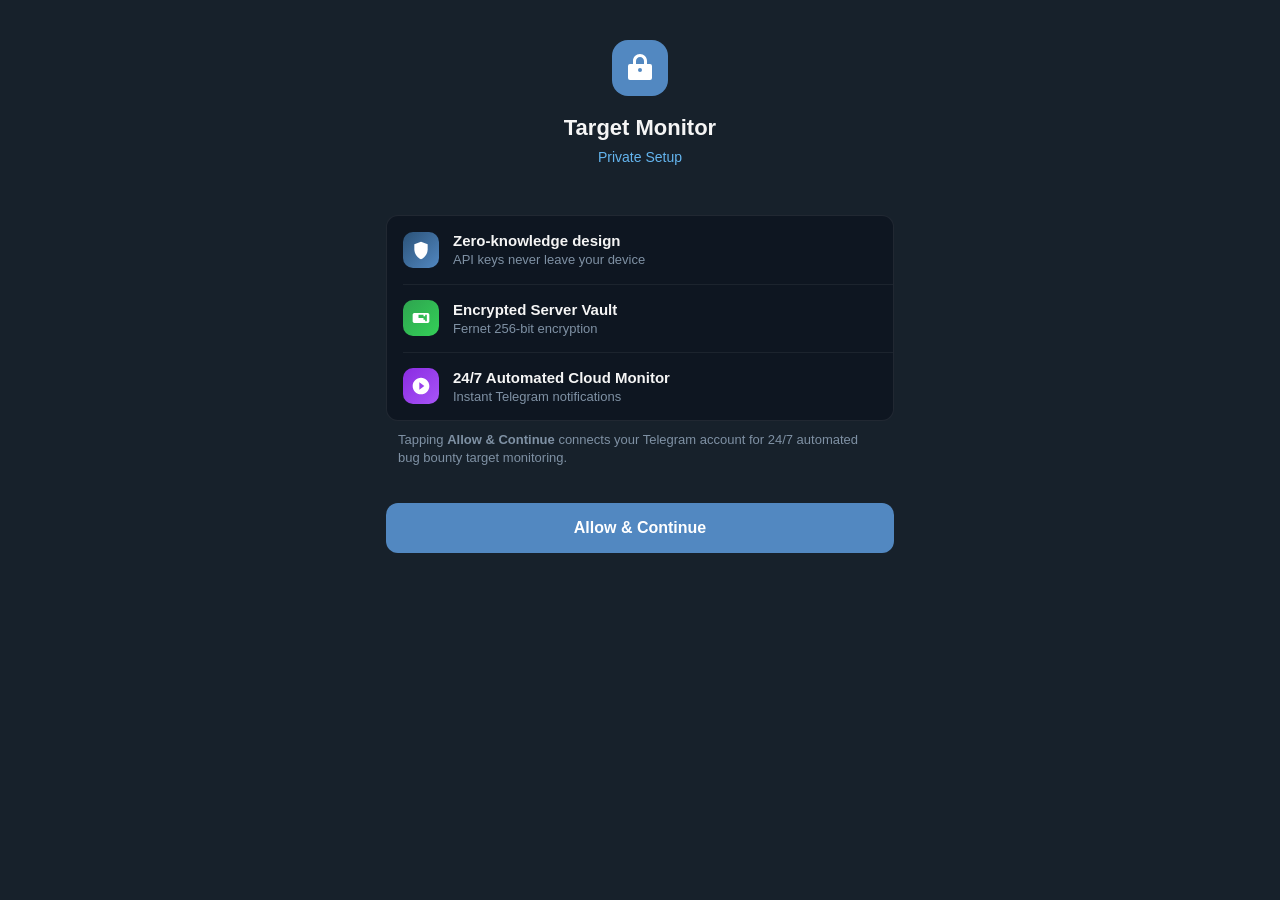
<file: miniapp/index.html>
<!doctype html>
<html lang="en">
  <head>
    <meta charset="utf-8" />
    <meta name="viewport" content="width=device-width, initial-scale=1, viewport-fit=cover" />
    <meta name="color-scheme" content="dark light" />
    <meta http-equiv="Content-Security-Policy" content="default-src 'self'; connect-src 'self'; script-src 'self' https://telegram.org; style-src 'self' 'unsafe-inline'; img-src 'self' data:; base-uri 'none'; form-action 'none'" />
    <title>Target Monitor</title>
    <link rel="stylesheet" href="./styles.css?v=4" />
    <script src="https://telegram.org/js/telegram-web-app.js"></script>
  </head>
  <body>

    <!-- ═══ APP SHELL ═══════════════════════════════════════════════════════ -->
    <div id="app">

      <!-- Top header -->
      <header id="app-header" class="app-header hidden">
        <button id="back-btn" class="back-btn hidden" aria-label="Back">
          <svg width="24" height="24" viewBox="0 0 24 24" fill="none">
            <path d="M15 19l-7-7 7-7" stroke="currentColor" stroke-width="2.2" stroke-linecap="round" stroke-linejoin="round"/>
          </svg>
        </button>
        <h1 id="header-title" class="header-title"></h1>
        <div class="header-right"></div>
      </header>

      <!-- View container -->
      <div id="view-root" class="view-root">

        <!-- ─── VIEW: CONSENT ─────────────────────────────────────────── -->
        <div id="view-consent" class="view active">
          <div class="consent-hero">
            <div class="hero-icon">
              <svg width="56" height="56" viewBox="0 0 56 56" fill="none">
                <rect width="56" height="56" rx="16" fill="var(--tg-btn,#2b5278)"/>
                <path d="M28 14c-3.866 0-7 3.134-7 7v3H18a2 2 0 00-2 2v12a2 2 0 002 2h20a2 2 0 002-2V26a2 2 0 00-2-2h-3v-3c0-3.866-3.134-7-7-7zm0 3c2.21 0 4 1.79 4 4v3H24v-3c0-2.21 1.79-4 4-4zm0 11a2 2 0 110 4 2 2 0 010-4z" fill="white"/>
              </svg>
            </div>
            <h2 class="consent-title">Target Monitor</h2>
            <p class="consent-subtitle">Private Setup</p>
          </div>

          <div class="section-group">
            <div class="section-card">
              <div class="feature-cell">
                <div class="feature-icon shield">
                  <svg width="20" height="20" viewBox="0 0 24 24" fill="currentColor">
                    <path d="M12 2L4 5v6c0 5.55 3.84 10.74 8 12 4.16-1.26 8-6.45 8-12V5l-8-3z"/>
                  </svg>
                </div>
                <div class="feature-text">
                  <span class="feature-label">Zero-knowledge design</span>
                  <span class="feature-desc">API keys never leave your device</span>
                </div>
              </div>
              <div class="cell-divider"></div>
              <div class="feature-cell">
                <div class="feature-icon storage">
                  <svg width="20" height="20" viewBox="0 0 24 24" fill="currentColor">
                    <path d="M20 6H4c-1.11 0-2 .89-2 2v8c0 1.11.89 2 2 2h16c1.11 0 2-.89 2-2V8c0-1.11-.89-2-2-2zm-5 8v-2h-6V8h6v2h2V8h2v8h-2v-2h-2z"/>
                  </svg>
                </div>
                <div class="feature-text">
                  <span class="feature-label">Encrypted Server Vault</span>
                  <span class="feature-desc">Fernet 256-bit encryption</span>
                </div>
              </div>
              <div class="cell-divider"></div>
              <div class="feature-cell">
                <div class="feature-icon agent">
                  <svg width="20" height="20" viewBox="0 0 24 24" fill="currentColor">
                    <path d="M12 2C6.48 2 2 6.48 2 12s4.48 10 10 10 10-4.48 10-10S17.52 2 12 2zm-2 14.5v-9l6 4.5-6 4.5z"/>
                  </svg>
                </div>
                <div class="feature-text">
                  <span class="feature-label">24/7 Automated Cloud Monitor</span>
                  <span class="feature-desc">Instant Telegram notifications</span>
                </div>
              </div>
            </div>
            <p class="section-footer">
              Tapping <strong>Allow &amp; Continue</strong> connects your Telegram account for 24/7 automated bug bounty target monitoring.
            </p>
          </div>

          <div id="consent-error" class="error-banner hidden"></div>

          <div class="bottom-action">
            <button id="allow-btn" class="main-btn">Allow &amp; Continue</button>
          </div>
        </div>

        <!-- ─── VIEW: HOME ─────────────────────────────────────────────── -->
        <div id="view-home" class="view hidden">

          <!-- Agent status banner -->
          <div id="agent-status" class="status-banner">
            <div class="status-dot"></div>
            <span id="status-text">Connecting to relay…</span>
          </div>

          <!-- Stats row -->
          <div id="stats-row" class="stats-row hidden">
            <div class="stat-card">
              <span class="stat-num" id="stat-connections">0</span>
              <span class="stat-label">Programs</span>
            </div>
            <div class="stat-card">
              <span class="stat-num" id="stat-platforms">0</span>
              <span class="stat-label">Platforms</span>
            </div>
          </div>

          <!-- Quick actions -->
          <div class="section-group">
            <div class="section-label">MONITORING</div>
            <div class="section-card">
              <button class="nav-cell" id="btn-add-program">
                <div class="nav-icon add">
                  <svg width="18" height="18" viewBox="0 0 24 24" fill="currentColor">
                    <path d="M19 13h-6v6h-2v-6H5v-2h6V5h2v6h6v2z"/>
                  </svg>
                </div>
                <div class="nav-text">
                  <span class="nav-label">Add Program</span>
                  <span class="nav-desc">Connect a new bug bounty platform</span>
                </div>
                <svg class="chevron" width="16" height="16" viewBox="0 0 24 24" fill="none">
                  <path d="M9 18l6-6-6-6" stroke="currentColor" stroke-width="2" stroke-linecap="round"/>
                </svg>
              </button>
              <div class="cell-divider"></div>
              <button class="nav-cell" id="btn-my-programs">
                <div class="nav-icon list">
                  <svg width="18" height="18" viewBox="0 0 24 24" fill="currentColor">
                    <path d="M3 18h18v-2H3v2zm0-5h18v-2H3v2zm0-7v2h18V6H3z"/>
                  </svg>
                </div>
                <div class="nav-text">
                  <span class="nav-label">My Programs</span>
                  <span class="nav-desc" id="programs-count-hint">No saved connections</span>
                </div>
                <svg class="chevron" width="16" height="16" viewBox="0 0 24 24" fill="none">
                  <path d="M9 18l6-6-6-6" stroke="currentColor" stroke-width="2" stroke-linecap="round"/>
                </svg>
              </button>
            </div>
          </div>



        </div><!-- /view-home -->

        <!-- ─── VIEW: PLATFORM SELECTOR ───────────────────────────────── -->
        <div id="view-platforms" class="view hidden">
          <div class="section-group">
            <p class="view-intro">Select the bug bounty platform where your target program is hosted.</p>
          </div>

          <div class="platform-grid">
            <button class="platform-card" data-platform="hackerone">
              <div class="platform-logo h1-logo">H1</div>
              <span class="platform-name">HackerOne</span>
              <span class="platform-badge h1-badge">Popular</span>
            </button>
            <button class="platform-card" data-platform="intigriti">
              <div class="platform-logo it-logo">IN</div>
              <span class="platform-name">Intigriti</span>
              <span class="platform-badge it-badge">EU</span>
            </button>
            <button class="platform-card" data-platform="yeswehack">
              <div class="platform-logo ywh-logo">YW</div>
              <span class="platform-name">YesWeHack</span>
              <span class="platform-badge ywh-badge">FR</span>
            </button>
            <button class="platform-card" data-platform="bugcrowd">
              <div class="platform-logo bc-logo">BC</div>
              <span class="platform-name">Bugcrowd</span>
              <span class="platform-badge bc-badge">US</span>
            </button>
          </div>

          <div class="section-group">
            <div class="section-card info-card">
              <p class="info-text">
                <svg width="14" height="14" viewBox="0 0 24 24" fill="currentColor" style="vertical-align:-2px;margin-right:4px">
                  <path d="M12 2C6.48 2 2 6.48 2 12s4.48 10 10 10 10-4.48 10-10S17.52 2 12 2zm1 15h-2v-6h2v6zm0-8h-2V7h2v2z"/>
                </svg>
                Your API credentials are <strong>never sent</strong> to the server. They stay encrypted on this device.
              </p>
            </div>
          </div>
        </div>

        <!-- ─── VIEW: ADD FORM ────────────────────────────────────────── -->
        <div id="view-form" class="view hidden">
          <form id="connection-form" novalidate>

            <!-- Platform indicator -->
            <div class="selected-platform-bar" id="selected-platform-bar">
              <div class="sp-logo" id="sp-logo"></div>
              <span id="sp-name" class="sp-name"></span>
              <button type="button" class="sp-change" id="sp-change-btn">Change</button>
            </div>

            <div class="section-group" id="program-section-group">
              <div class="section-label">PROGRAM</div>
              <div class="section-card form-card">
                <div class="form-field">
                  <label class="field-label" for="f-program">Program name</label>
                  <input id="f-program" name="program" type="text" maxlength="160"
                    placeholder="e.g. GitLab" required autocomplete="off" />
                </div>
                <div class="cell-divider"></div>
                <div class="form-field">
                  <label class="field-label" for="f-endpoint">Scope API endpoint</label>
                  <input id="f-endpoint" name="endpoint" type="url"
                    placeholder="https://…" required autocomplete="off" />
                  <span id="endpoint-hint" class="field-hint"></span>
                </div>
                <div class="cell-divider"></div>
                <div class="form-field">
                  <label class="field-label" for="f-details">Details JSON URL <span class="optional-badge">optional</span></label>
                  <input id="f-details" name="details_endpoint" type="url"
                    placeholder="https://… (leave blank to use scope URL)" autocomplete="off" />
                </div>
              </div>
            </div>

            <div class="section-group">
              <div class="section-label" id="auth-section-label">AUTHENTICATION</div>
              <div class="section-card form-card">
                <div class="form-field" id="field-identifier">
                  <label class="field-label" for="f-identifier" id="label-identifier">API identifier</label>
                  <input id="f-identifier" name="identifier" type="text"
                    maxlength="255" autocomplete="off" />
                </div>
                <div class="cell-divider" id="divider-identifier"></div>
                <div class="form-field">
                  <label class="field-label" for="f-token" id="label-token">API token / Secret</label>
                  <div class="password-wrap">
                    <input id="f-token" name="token" type="password"
                      maxlength="2000" autocomplete="new-password" />
                    <button type="button" class="toggle-pw" id="toggle-pw" aria-label="Show token">
                      <svg id="eye-icon" width="18" height="18" viewBox="0 0 24 24" fill="none" stroke="currentColor" stroke-width="2">
                        <path d="M1 12s4-8 11-8 11 8 11 8-4 8-11 8-11-8-11-8z"/>
                        <circle cx="12" cy="12" r="3"/>
                      </svg>
                    </button>
                  </div>
                </div>
              </div>
              <p id="auth-hint" class="section-footer"></p>
            </div>

            <div class="section-group">
              <div class="section-label">SCHEDULE</div>
              <div class="section-card form-card">
                <div class="form-field interval-field">
                  <label class="field-label" for="f-interval">Check interval</label>
                  <div class="interval-wrap">
                    <input id="f-interval" name="interval" type="number"
                      value="300" min="60" max="86400" required />
                    <span class="interval-unit">seconds</span>
                  </div>
                  <span class="field-hint">Minimum 60 s · Recommended 300 s (5 min)</span>
                </div>
              </div>
            </div>

            <input type="hidden" name="platform" id="f-platform" />
            <div id="form-error" class="error-banner hidden" role="alert"></div>

            <div class="bottom-action">
              <button type="submit" class="main-btn">Save on this device</button>
            </div>
          </form>
        </div>

        <!-- ─── VIEW: MY PROGRAMS ─────────────────────────────────────── -->
        <div id="view-programs" class="view hidden">
          <div id="programs-list-wrap">
            <div class="empty-state" id="empty-programs">
              <div class="empty-icon">
                <svg width="48" height="48" viewBox="0 0 24 24" fill="none" stroke="currentColor" stroke-width="1.2">
                  <path d="M21 16V8a2 2 0 00-1-1.73l-7-4a2 2 0 00-2 0l-7 4A2 2 0 003 8v8a2 2 0 001 1.73l7 4a2 2 0 002 0l7-4A2 2 0 0021 16z"/>
                  <polyline points="3.27 6.96 12 12.01 20.73 6.96"/>
                  <line x1="12" y1="22.08" x2="12" y2="12"/>
                </svg>
              </div>
              <p class="empty-title">No programs yet</p>
              <p class="empty-desc">Add your first bug bounty program connection to start monitoring.</p>
            </div>
            <div id="programs-list" class="section-group"></div>
          </div>
          <div class="bottom-action" id="programs-actions" style="display:none">
            <button id="btn-add-from-list" class="main-btn">Add Another Program</button>
            <button id="btn-clear-all" class="ghost-btn">Remove All</button>
          </div>
        </div><!-- /view-programs -->

        <!-- ─── VIEW: EDIT PROGRAM ────────────────────────────────────── -->
        <div id="view-edit" class="view hidden">
          <form id="edit-form" novalidate>
            <div class="selected-platform-bar" id="edit-platform-bar">
              <div class="sp-logo" id="edit-sp-logo"></div>
              <span id="edit-sp-name" class="sp-name"></span>
            </div>

            <div class="section-group">
              <div class="section-label">AUTHENTICATION</div>
              <div class="section-card form-card">
                <div class="form-field" id="edit-field-identifier">
                  <label class="field-label" for="edit-f-identifier">API identifier</label>
                  <input id="edit-f-identifier" name="identifier" type="text"
                    maxlength="200" autocomplete="off" />
                </div>
                <div class="cell-divider" id="edit-divider-identifier"></div>
                <div class="form-field">
                  <label class="field-label" for="edit-f-token">API token</label>
                  <div class="password-wrap">
                    <input id="edit-f-token" name="token" type="password"
                      maxlength="2000" autocomplete="new-password" />
                    <button type="button" class="toggle-pw" id="edit-toggle-pw" aria-label="Show token">
                      <svg id="edit-eye-icon" width="18" height="18" viewBox="0 0 24 24" fill="none" stroke="currentColor" stroke-width="2">
                        <path d="M1 12s4-8 11-8 11 8 11 8-4 8-11 8-11-8-11-8z"/>
                        <circle cx="12" cy="12" r="3"/>
                      </svg>
                    </button>
                  </div>
                </div>
              </div>
            </div>

            <div class="section-group">
              <div class="section-label">SCHEDULE</div>
              <div class="section-card form-card">
                <div class="form-field interval-field">
                  <label class="field-label" for="edit-f-interval">Check interval</label>
                  <div class="interval-wrap">
                    <input id="edit-f-interval" name="interval" type="number"
                      value="300" min="60" max="86400" required />
                    <span class="interval-unit">seconds</span>
                  </div>
                  <span class="field-hint">Minimum 60 s · Recommended 300 s (5 min)</span>
                </div>
              </div>
            </div>

            <input type="hidden" name="conn_index" id="edit-conn-index" />
            <div id="edit-form-error" class="error-banner hidden" role="alert"></div>

            <div class="bottom-action">
              <button type="submit" class="main-btn">Save Changes</button>
            </div>
          </form>
        </div><!-- /view-edit -->


      </div><!-- /view-root -->
    </div><!-- /app -->

    <script src="./app.js?v=5" defer></script>
  </body>
</html>
</file>
<file: miniapp/styles.css>
/* ═══════════════════════════════════════════════════════════════════════════
   TELEGRAM NATIVE DESIGN SYSTEM (BotFather Style Mini App)
   ═══════════════════════════════════════════════════════════════════════════ */

:root {
  /* Telegram Web App Theme Colors & Fallbacks */
  --tg-bg: var(--tg-theme-bg-color, #17212b);
  --tg-sec-bg: var(--tg-theme-secondary-bg-color, #0e1621);
  --tg-text: var(--tg-theme-text-color, #f5f5f5);
  --tg-hint: var(--tg-theme-hint-color, #7f91a4);
  --tg-link: var(--tg-theme-link-color, #64b5ef);
  --tg-btn: var(--tg-theme-button-color, #5288c1);
  --tg-btn-text: var(--tg-theme-button-text-color, #ffffff);

  /* Custom Color Tokens */
  --border-color: rgba(255, 255, 255, 0.08);
  --divider-color: rgba(255, 255, 255, 0.06);
  --input-bg: var(--tg-sec-bg);
  --card-bg: var(--tg-sec-bg);
  --card-radius: 12px;
  
  /* Platform Colors */
  --h1-color: #eb1600;
  --it-color: #00d285;
  --ywh-color: #ff5722;
  --bc-color: #fd9b00;

  color-scheme: dark light;
}

* {
  box-sizing: border-box;
  margin: 0;
  padding: 0;
  -webkit-tap-highlight-color: transparent;
}

body {
  font-family: -apple-system, BlinkMacSystemFont, "SF Pro Text", "Segoe UI", Roboto, Helvetica, Arial, sans-serif;
  background-color: var(--tg-bg);
  color: var(--tg-text);
  font-size: 15px;
  line-height: 1.4;
  overflow-x: hidden;
  user-select: none;
  -webkit-user-select: none;
}

/* ─── APP SHELL ─────────────────────────────────────────────────────────── */

#app {
  display: flex;
  flex-direction: column;
  min-height: 100vh;
  padding-bottom: env(safe-area-inset-bottom, 20px);
}

.app-header {
  position: sticky;
  top: 0;
  z-index: 100;
  display: flex;
  align-items: center;
  justify-content: space-between;
  height: 52px;
  padding: 0 16px;
  background-color: var(--tg-bg);
  border-bottom: 1px solid var(--border-color);
  backdrop-filter: blur(10px);
  -webkit-backdrop-filter: blur(10px);
}

.back-btn {
  background: none;
  border: none;
  color: var(--tg-link);
  cursor: pointer;
  display: flex;
  align-items: center;
  justify-content: center;
  width: 32px;
  height: 32px;
  margin-left: -8px;
}

.header-title {
  font-size: 17px;
  font-weight: 600;
  text-align: center;
  flex: 1;
  white-space: nowrap;
  overflow: hidden;
  text-overflow: ellipsis;
}

.header-right {
  width: 32px;
}

.view-root {
  flex: 1;
  padding: 16px;
  max-width: 540px;
  width: 100%;
  margin: 0 auto;
}

.view {
  display: flex;
  flex-direction: column;
  gap: 20px;
  animation: fadeIn 0.2s cubic-bezier(0.2, 0.9, 0.3, 1);
}

@keyframes fadeIn {
  from { opacity: 0; transform: translateY(6px); }
  to { opacity: 1; transform: translateY(0); }
}

.hidden {
  display: none !important;
}

/* ─── SECTION GROUPS (Telegram Card Style) ──────────────────────────────── */

.section-group {
  display: flex;
  flex-direction: column;
  gap: 6px;
  margin-top: 16px;
}

.section-label {
  font-size: 12px;
  font-weight: 600;
  text-transform: uppercase;
  letter-spacing: 0.5px;
  color: var(--tg-hint);
  padding-left: 12px;
}

.section-card {
  background-color: var(--card-bg);
  border-radius: var(--card-radius);
  overflow: hidden;
  border: 1px solid var(--border-color);
}

.cell-divider {
  height: 1px;
  background-color: var(--divider-color);
  margin-left: 16px;
}

.section-footer {
  font-size: 13px;
  color: var(--tg-hint);
  padding: 4px 12px 0 12px;
  line-height: 1.4;
}

.view-intro {
  font-size: 14px;
  color: var(--tg-hint);
  margin-bottom: 4px;
}

/* ─── HERO & CONSENT ────────────────────────────────────────────────────── */

.consent-hero {
  display: flex;
  flex-direction: column;
  align-items: center;
  text-align: center;
  padding: 24px 0 12px 0;
}

.hero-icon {
  margin-bottom: 12px;
}

.consent-title {
  font-size: 22px;
  font-weight: 700;
  margin-bottom: 4px;
}

.consent-subtitle {
  font-size: 14px;
  color: var(--tg-link);
  font-weight: 500;
}

.feature-cell {
  display: flex;
  align-items: center;
  padding: 14px 16px;
  gap: 14px;
}

.feature-icon {
  width: 36px;
  height: 36px;
  border-radius: 10px;
  display: flex;
  align-items: center;
  justify-content: center;
  color: white;
}

.feature-icon.shield { background: linear-gradient(135deg, #2b5278, #5288c1); }
.feature-icon.storage { background: linear-gradient(135deg, #2ea44f, #34d058); }
.feature-icon.agent { background: linear-gradient(135deg, #8a2be2, #a855f7); }

.feature-text {
  display: flex;
  flex-direction: column;
}

.feature-label {
  font-size: 15px;
  font-weight: 600;
}

.feature-desc {
  font-size: 13px;
  color: var(--tg-hint);
}

/* ─── BANNERS & STATUS ──────────────────────────────────────────────────── */

.status-banner {
  display: flex;
  align-items: center;
  gap: 10px;
  padding: 12px 16px;
  background-color: var(--card-bg);
  border: 1px solid var(--border-color);
  border-radius: var(--card-radius);
  font-size: 14px;
  font-weight: 500;
}

.status-dot {
  width: 10px;
  height: 10px;
  border-radius: 50%;
  background-color: #eac54f;
  box-shadow: 0 0 8px rgba(234, 197, 79, 0.4);
}

.status-banner.ready .status-dot {
  background-color: #34c759;
  box-shadow: 0 0 8px rgba(52, 199, 89, 0.4);
}

.error-banner {
  background-color: rgba(255, 59, 48, 0.12);
  border: 1px solid rgba(255, 59, 48, 0.3);
  color: #ff453a;
  padding: 12px 16px;
  border-radius: var(--card-radius);
  font-size: 14px;
  line-height: 1.4;
}

/* ─── STATS ROW ─────────────────────────────────────────────────────────── */

.stats-row {
  display: grid;
  grid-template-columns: 1fr 1fr;
  gap: 12px;
}

.stat-card {
  background-color: var(--card-bg);
  border: 1px solid var(--border-color);
  border-radius: var(--card-radius);
  padding: 14px 16px;
  display: flex;
  flex-direction: column;
  align-items: center;
}

.stat-num {
  font-size: 24px;
  font-weight: 700;
  color: var(--tg-link);
}

.stat-label {
  font-size: 12px;
  color: var(--tg-hint);
  font-weight: 500;
}

/* ─── NAVIGATION CELLS ─────────────────────────────────────────────────── */

.nav-cell {
  display: flex;
  align-items: center;
  width: 100%;
  padding: 14px 16px;
  background: none;
  border: none;
  color: var(--tg-text);
  font: inherit;
  text-align: left;
  cursor: pointer;
  gap: 14px;
  transition: background-color 0.15s ease;
}

.nav-cell:active {
  background-color: rgba(255, 255, 255, 0.05);
}

.nav-icon {
  width: 32px;
  height: 32px;
  border-radius: 8px;
  display: flex;
  align-items: center;
  justify-content: center;
  color: white;
}

.nav-icon.add { background-color: var(--tg-link); }
.nav-icon.list { background-color: #34c759; }
.nav-icon.download { background-color: #af52de; }

.nav-text {
  flex: 1;
  display: flex;
  flex-direction: column;
}

.nav-label {
  font-size: 15px;
  font-weight: 600;
}

.nav-desc {
  font-size: 13px;
  color: var(--tg-hint);
}

.chevron {
  color: var(--tg-hint);
  opacity: 0.6;
}

/* ─── PLATFORM SELECTOR GRID ────────────────────────────────────────────── */

.platform-grid {
  display: grid;
  grid-template-columns: 1fr 1fr;
  gap: 12px;
}

.platform-card {
  background-color: var(--card-bg);
  border: 1px solid var(--border-color);
  border-radius: var(--card-radius);
  padding: 16px;
  display: flex;
  flex-direction: column;
  align-items: center;
  gap: 8px;
  cursor: pointer;
  transition: transform 0.15s ease, border-color 0.15s ease;
  position: relative;
}

.platform-card:active {
  transform: scale(0.97);
}

.platform-logo {
  width: 44px;
  height: 44px;
  border-radius: 12px;
  display: flex;
  align-items: center;
  justify-content: center;
  font-weight: 800;
  font-size: 16px;
  color: white;
}

.h1-logo { background: linear-gradient(135deg, #eb1600, #ff5252); }
.it-logo { background: linear-gradient(135deg, #00b074, #00e699); }
.ywh-logo { background: linear-gradient(135deg, #e64a19, #ff7043); }
.bc-logo { background: linear-gradient(135deg, #e65100, #ff9800); }

.platform-name {
  font-size: 15px;
  font-weight: 600;
}

.platform-badge {
  font-size: 10px;
  font-weight: 700;
  padding: 2px 6px;
  border-radius: 4px;
  text-transform: uppercase;
  letter-spacing: 0.5px;
}

.h1-badge { background: rgba(235, 22, 0, 0.15); color: #ff5252; }
.it-badge { background: rgba(0, 210, 133, 0.15); color: #00e699; }
.ywh-badge { background: rgba(255, 87, 34, 0.15); color: #ff7043; }
.bc-badge { background: rgba(253, 155, 0, 0.15); color: #ffb74d; }

.info-card {
  padding: 12px 16px;
}

.info-text {
  font-size: 13px;
  color: var(--tg-hint);
  line-height: 1.4;
}

/* ─── FORM & INPUTS ─────────────────────────────────────────────────────── */

.selected-platform-bar {
  display: flex;
  align-items: center;
  gap: 12px;
  padding: 12px 16px;
  background-color: var(--card-bg);
  border: 1px solid var(--border-color);
  border-radius: var(--card-radius);
}

.sp-logo {
  width: 28px;
  height: 28px;
  border-radius: 6px;
  display: flex;
  align-items: center;
  justify-content: center;
  font-weight: 700;
  font-size: 12px;
  color: white;
}

.sp-name {
  font-size: 16px;
  font-weight: 600;
  flex: 1;
}

.sp-change {
  background: none;
  border: none;
  color: var(--tg-link);
  font-size: 14px;
  font-weight: 500;
  cursor: pointer;
}

.form-card {
  display: flex;
  flex-direction: column;
}

.form-field {
  display: flex;
  flex-direction: column;
  padding: 12px 16px;
  gap: 4px;
}

.field-label {
  font-size: 13px;
  font-weight: 500;
  color: var(--tg-hint);
}

.optional-badge {
  font-size: 11px;
  opacity: 0.7;
}

.form-field input[type="text"],
.form-field input[type="url"],
.form-field input[type="password"],
.form-field input[type="number"] {
  width: 100%;
  background: transparent;
  border: none;
  outline: none;
  color: var(--tg-text);
  font-size: 16px;
  font-family: inherit;
  padding: 4px 0;
}

.form-field input::placeholder {
  color: var(--tg-hint);
  opacity: 0.5;
  font-size: 14px;
}

.field-hint {
  font-size: 12px;
  color: var(--tg-hint);
  margin-top: 2px;
}

.password-wrap {
  display: flex;
  align-items: center;
  position: relative;
}

.toggle-pw {
  background: none;
  border: none;
  color: var(--tg-hint);
  cursor: pointer;
  padding: 4px;
  display: flex;
  align-items: center;
}

.interval-field {
  padding-bottom: 12px;
}

.interval-wrap {
  display: flex;
  align-items: center;
  gap: 8px;
}

.interval-unit {
  font-size: 15px;
  color: var(--tg-hint);
}

/* ─── PROGRAM LIST ITEM ─────────────────────────────────────────────────── */

.program-item {
  display: flex;
  align-items: center;
  padding: 14px 16px;
  gap: 14px;
}

.program-logo {
  width: 36px;
  height: 36px;
  border-radius: 10px;
  display: flex;
  align-items: center;
  justify-content: center;
  font-weight: 700;
  font-size: 13px;
  color: white;
  flex-shrink: 0;
}

.program-info {
  flex: 1;
  display: flex;
  flex-direction: column;
  overflow: hidden;
}

.program-title {
  font-size: 15px;
  font-weight: 600;
  white-space: nowrap;
  overflow: hidden;
  text-overflow: ellipsis;
}

.program-meta {
  font-size: 12px;
  color: var(--tg-hint);
}

.program-actions {
  display: flex;
  gap: 4px;
}

.program-edit-btn,
.program-del-btn {
  background: none;
  border: none;
  padding: 6px;
  cursor: pointer;
  opacity: 0.8;
  transition: opacity 0.2s;
}

.program-edit-btn {
  color: var(--tg-link, #2481cc);
}

.program-del-btn {
  color: #ff453a;
}

.program-edit-btn:active,
.program-del-btn:active {
  opacity: 0.4;
}

.empty-state {
  display: flex;
  flex-direction: column;
  align-items: center;
  text-align: center;
  padding: 40px 20px;
  gap: 8px;
}

.empty-icon {
  color: var(--tg-hint);
  opacity: 0.4;
  margin-bottom: 8px;
}

.empty-title {
  font-size: 18px;
  font-weight: 600;
}

.empty-desc {
  font-size: 14px;
  color: var(--tg-hint);
  max-width: 280px;
}

/* ─── STEPS & DOWNLOAD ──────────────────────────────────────────────────── */

.steps-list {
  display: flex;
  flex-direction: column;
  gap: 10px;
}

.step {
  display: flex;
  align-items: flex-start;
  gap: 14px;
  background-color: var(--card-bg);
  border: 1px solid var(--border-color);
  border-radius: var(--card-radius);
  padding: 14px 16px;
}

.step-num {
  width: 26px;
  height: 26px;
  border-radius: 50%;
  background-color: var(--tg-btn);
  color: var(--tg-btn-text);
  font-weight: 700;
  font-size: 13px;
  display: flex;
  align-items: center;
  justify-content: center;
  flex-shrink: 0;
}

.step-body {
  display: flex;
  flex-direction: column;
  gap: 2px;
}

.step-title {
  font-size: 15px;
  font-weight: 600;
}

.step-desc {
  font-size: 13px;
  color: var(--tg-hint);
}

.step-desc code {
  background-color: rgba(255, 255, 255, 0.08);
  padding: 2px 6px;
  border-radius: 4px;
  font-family: SFMono-Regular, Consolas, "Liberation Mono", Menlo, monospace;
  font-size: 12px;
  color: var(--tg-text);
}

.download-summary {
  display: flex;
  align-items: center;
  justify-content: space-around;
  padding: 14px 0;
}

.dl-stat {
  display: flex;
  flex-direction: column;
  align-items: center;
}

.dl-stat strong {
  font-size: 22px;
  font-weight: 700;
  color: var(--tg-link);
}

.dl-stat span {
  font-size: 12px;
  color: var(--tg-hint);
}

.dl-sep {
  width: 1px;
  height: 32px;
  background-color: var(--divider-color);
}

/* ─── BUTTONS ───────────────────────────────────────────────────────────── */

.bottom-action {
  margin-top: auto;
  padding-top: 16px;
  display: flex;
  flex-direction: column;
  gap: 8px;
}

.main-btn {
  width: 100%;
  height: 50px;
  border-radius: var(--card-radius);
  background-color: var(--tg-btn);
  color: var(--tg-btn-text);
  border: none;
  font-size: 16px;
  font-weight: 600;
  font-family: inherit;
  cursor: pointer;
  display: flex;
  align-items: center;
  justify-content: center;
  transition: opacity 0.15s ease, transform 0.1s ease;
}

.main-btn:active {
  opacity: 0.85;
  transform: scale(0.98);
}

.ghost-btn {
  width: 100%;
  height: 44px;
  border-radius: var(--card-radius);
  background: transparent;
  color: #ff453a;
  border: none;
  font-size: 15px;
  font-weight: 500;
  font-family: inherit;
  cursor: pointer;
}

.ghost-btn:active {
  background-color: rgba(255, 69, 58, 0.08);
}
</file>
